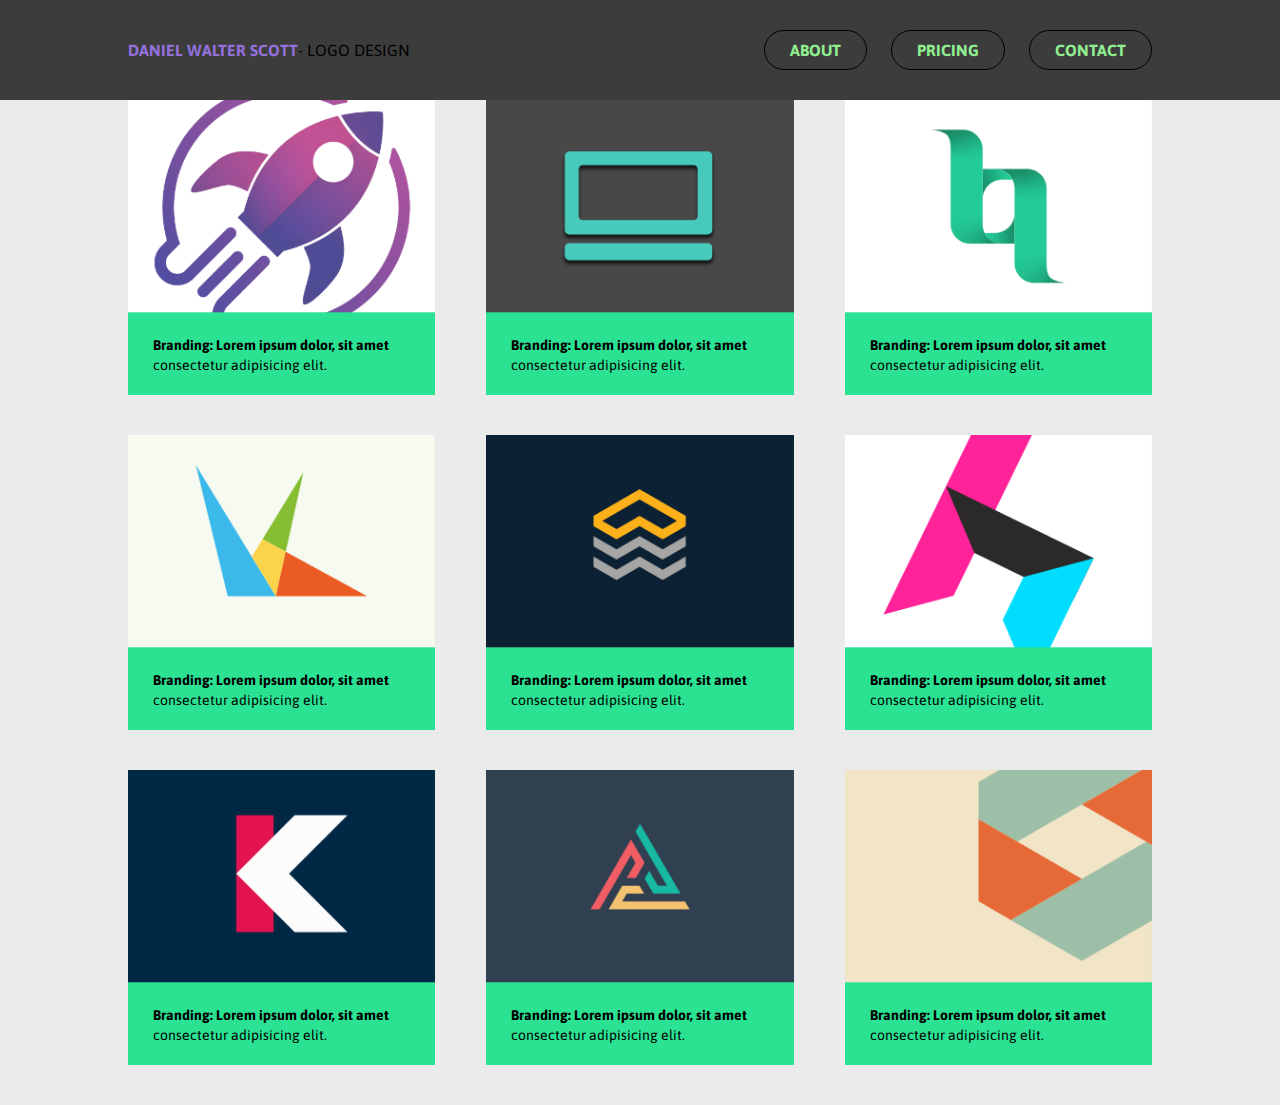
<file: index.html>
<!DOCTYPE html>
<html lang="en">

<head>
    <meta charset="UTF-8">
    <meta name="viewport" content="width=device-width, initial-scale=1.0">
    <meta http-equiv="X-UA-Compatible" content="ie=edge">
    <title>Branding and Logo Design </title>
    <link rel="stylesheet" href="css-reset.css">
    <link rel="stylesheet" href="style.css">
    <link href="https://fonts.googleapis.com/css2?family=Asap+Condensed:wght@400;700&family=Asap:wght@400;700&display=swap"
        rel="stylesheet">
</head>

<body>

    <div class="header-container">
        <header>
            <div class="logo"><span style="font-weight: 700; color: mediumpurple;">DANIEL WALTER SCOTT</span>- LOGO
                DESIGN</div>
            <nav>
                <a href="" class="mybutton"><span style="font-weight: 700; color: lightgreen;">ABOUT</span></a>
                <a href="" class="mybutton"><span style="font-weight: 700; color: lightgreen;">PRICING</span></a>
                <a href="" class="mybutton"><span style="font-weight: 700; color: lightgreen;">CONTACT</span></a>

            </nav>

            <div class="mobwrapper">

                <img src="images/icon-burger-menu.svg" alt="Mobile Menu 
            Icon" style="width: 40px;" class="burgermenu">

                <div class="mobnav">

                    <a href="" class="navbutton"><span style="font-weight: 700; color: white">ABOUT</span></a>
                    <a href="" class="navbutton"><span style="font-weight: 700; color: white">PRICING</span></a>
                    <a href="" class="navbutton"><span style="font-weight: 700; color: white">CONTACT</span></a>

                </div>

            </div>

        </header>

    </div>

    <div class="container">
        <div class="col"><img src="images/image1.png" alt="">
            <p>Branding: Lorem ipsum dolor, sit amet consectetur adipisicing elit. </p>
        </div>
        <div class="col"><img src="images/image2.png" alt="">
            <p>Branding: Lorem ipsum dolor, sit amet consectetur adipisicing elit. </p>
        </div>
        <div class="col"><img src="images/image3.png" alt="">
            <p>Branding: Lorem ipsum dolor, sit amet consectetur adipisicing elit. </p>
        </div>
        <div class="col"><img src="images/image4.png" alt="">
            <p>Branding: Lorem ipsum dolor, sit amet consectetur adipisicing elit.</p>
        </div>
        <div class="col hide-mobile"><img src="images/image5.png" alt="">
            <p>Branding: Lorem ipsum dolor, sit amet consectetur adipisicing elit.</p>
        </div>
        <div class="col hide-mobile"><img src="images/image6.png" alt="">
            <p>Branding: Lorem ipsum dolor, sit amet consectetur adipisicing elit.</p>
        </div>
        <div class="col hide-mobile"><img src="images/image7.png" alt="">
            <p>Branding: Lorem ipsum dolor, sit amet consectetur adipisicing elit.</p>
        </div>
        <div class="col hide-mobile"><img src="images/image8.png" alt="">
            <p>Branding: Lorem ipsum dolor, sit amet consectetur adipisicing elit.</p>
        </div>
        <div class="col hide-mobile"><img src="images/image9.png" alt="">
            <p>Branding: Lorem ipsum dolor, sit amet consectetur adipisicing elit.</p>
        </div>
        <div class="col hide-desktop-only"><img src="images/image10.png" alt="">
            <p>Branding: Lorem ipsum dolor, sit amet consectetur adipisicing elit.</p>
        </div>

    </div>

    <script
    src="https://code.jquery.com/jquery-3.6.0.js"
    integrity="sha256-H+K7U5CnXl1h5ywQfKtSj8PCmoN9aaq30gDh27Xc0jk="
    crossorigin="anonymous"></script>
    <script src="script.js"></script>



</body>
</html>
</file>
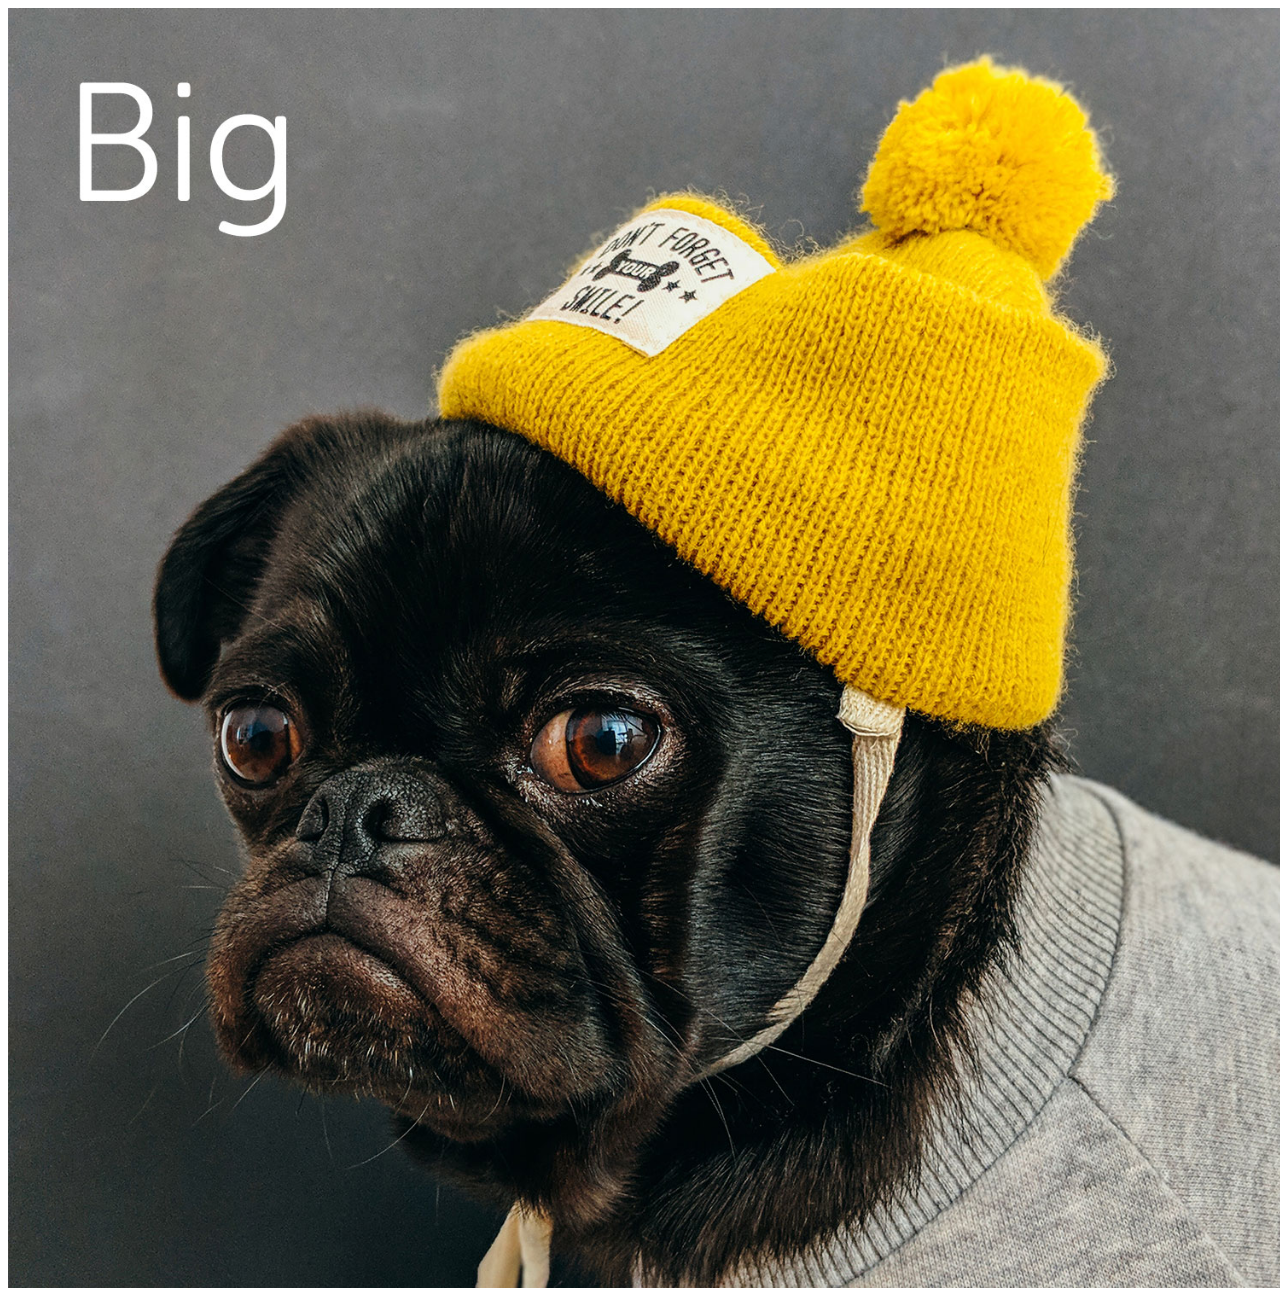
<file: images-scrset.html>
<!DOCTYPE html>
<html lang="en">
<head>
    <meta charset="UTF-8">
    <meta name="viewport" content="width=device-width, initial-scale=1.0">
    <meta http-equiv="X-UA-Compatible" content="ie=edge">
    <title>Scrset</title>
</head>
<body>
    
<img src="images/pug-charles-unsplash-small.jpg" alt="" srcset="images/pug-charles-unsplash-small.jpg 500w, images/pug-charles-unsplash-medium.jpg 1000w, images/pug-charles-unsplash-big.jpg 1500w">


</body>
</html>
</file>
<file: style.css>
body {
    font-family: 'Asap', sans-serif;
    background-color: #EBEBEB;
}

.mobwrapper {
    display: none;
}

.container {
           min-height: 500px;
           max-width: 1024px;
           margin: 0 auto;
           display: flex;
           flex-wrap: wrap;
           justify-content: space-between;
          
           
        }  

.header-container {
               background-color: rgba(60, 60, 60);
               min-height: 100px;
            
            

}
header {
       max-width: 1024px;
    /* background-color: blueviolet; */
    min-height: 100px;
    margin: 0 auto;
    display: flex;
    justify-content: space-between;
    align-items: center;

}
.col p {
     font-size: 0.875rem;
     padding: 20px 25px;
     line-height: 1.25rem;

}

 .col {
       width: 30%;
       margin-bottom: 40px;
       background-color: rgba(43, 226, 147);
    
             }       

.hide-desktop-only {
      display: none;
}

.col img {
      width:100%;
      height: auto;
}

p:first-line {
    font-weight: 700;

}

.mybutton  {
    text-decoration: none;
    color: black;
    border-style: solid;
    border-width: 1px;
    padding: 10px 25px;
    margin-left: 20px;
    border-radius: 1000px;

}

/* Tablet View */
@media (max-width: 768px) {

 .col { 
     width: 50%;

       }

       .hide-desktop-only {
        display: block;
 }
.header-container{
              position: relative;

}
 
nav {
display: none;

}
nav a {
     display: block;
     margin: 10px;

}
 
.logo {
   padding: 40px 0;

}

.container {
          padding-top: 0px;
}

.mobwrapper {
    display: block;
    padding-right: 30px;
}

.mobnav {
        display: none;
         position: absolute;

}

.navbutton{
    display: block;
    background-color: rgba(255, 0, 0, 0.65);
    padding: 15px 30px;
    margin-left: -70px;
    text-align: center;
    text-decoration: none;
    
}

}
/* Mobile view */
@media (max-width: 400px) {


.col { 
     width: 100%;
       }
  
.hide-mobile {
    display: none;
       }


}
</file>
